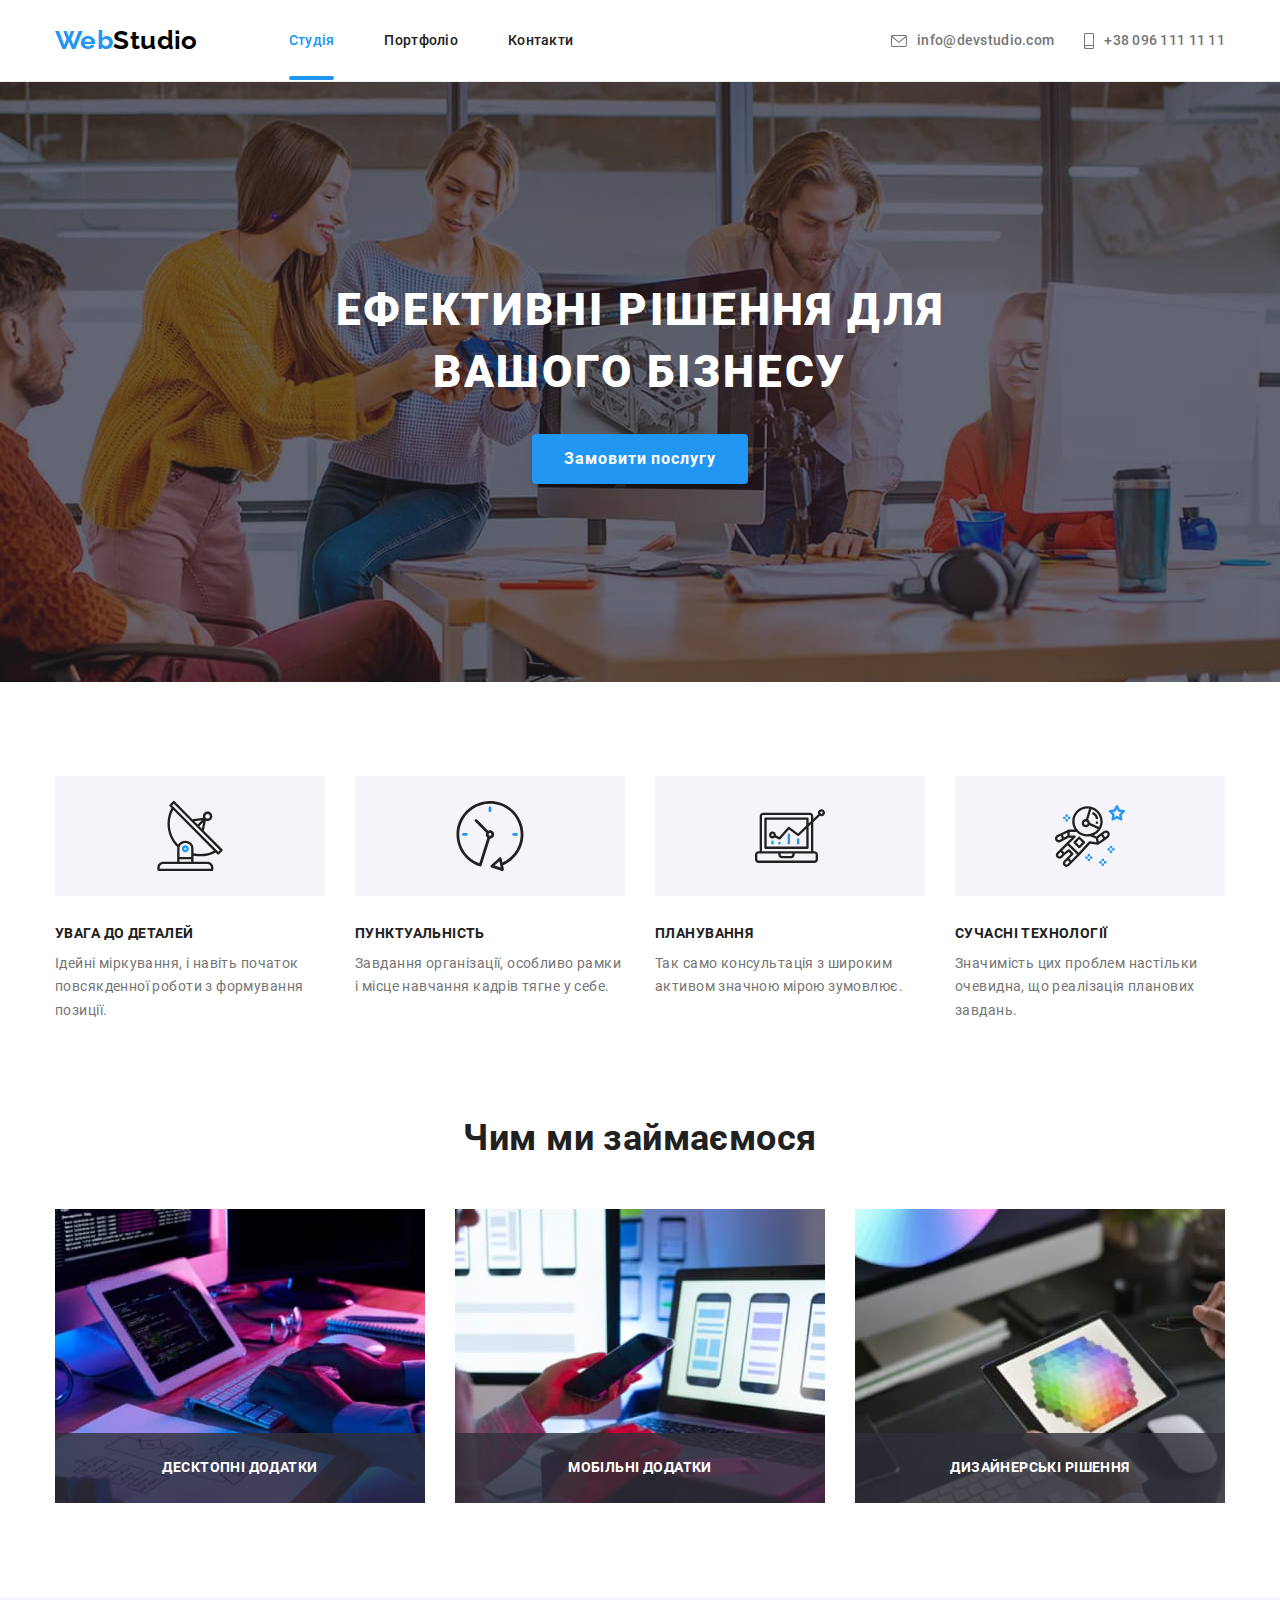
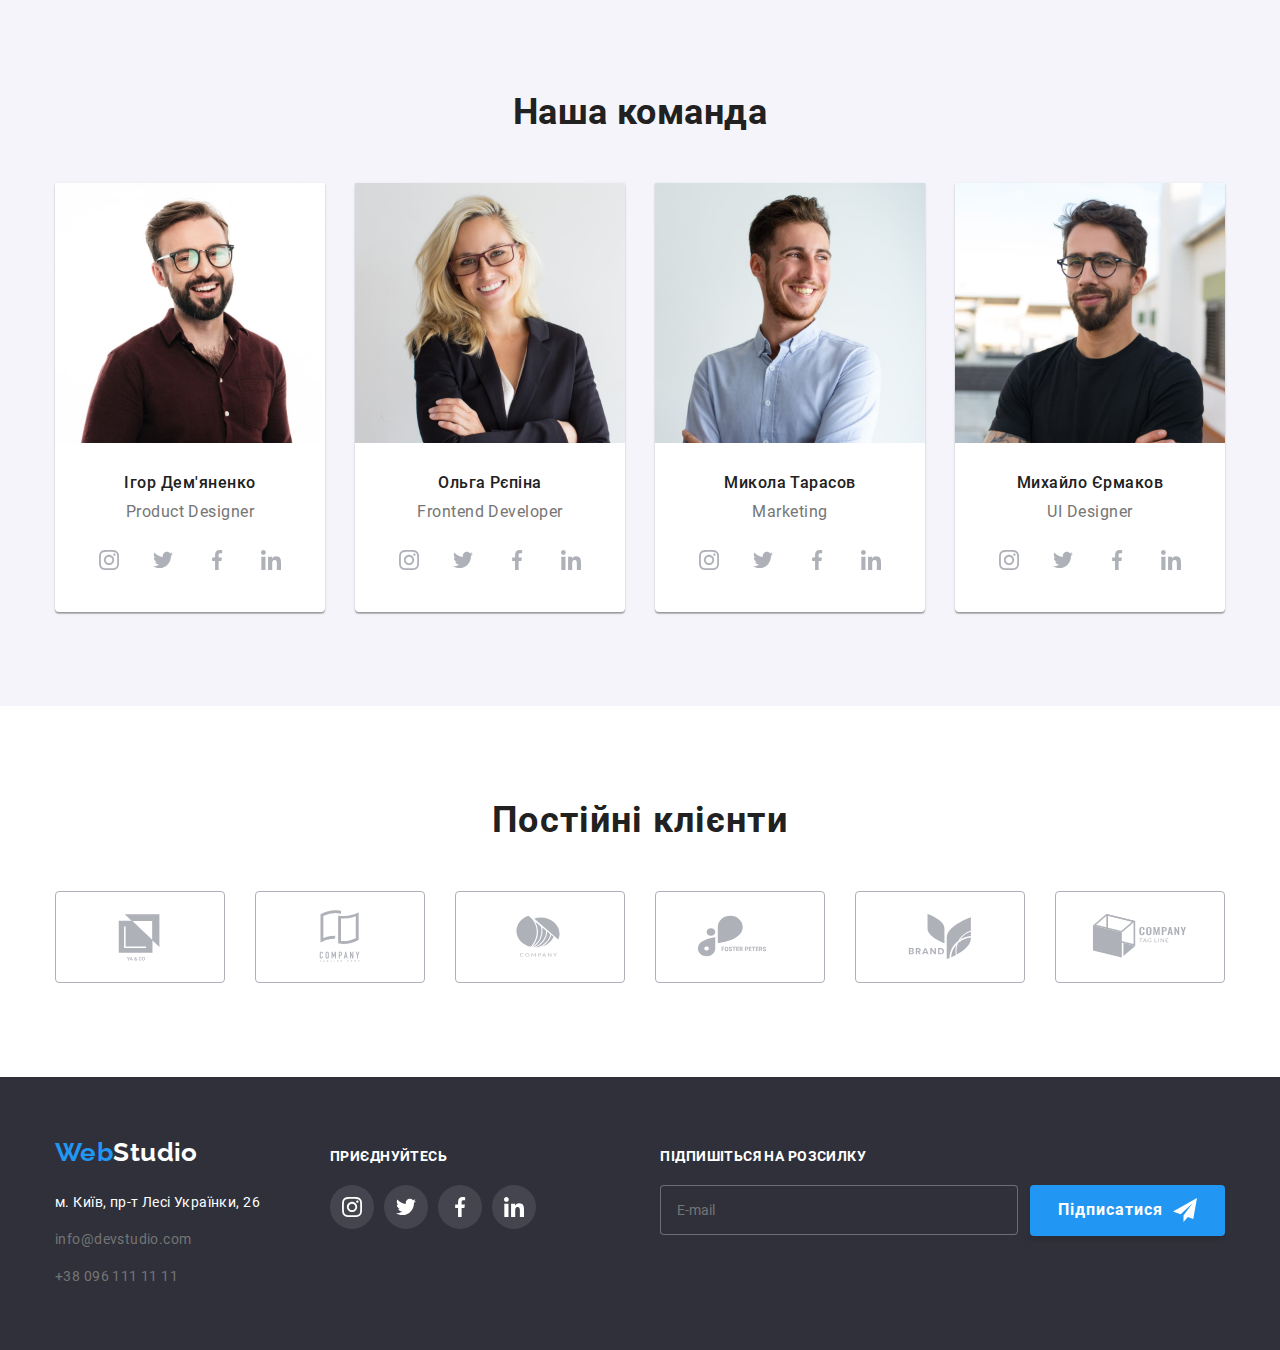
<file: index.html>
<!DOCTYPE html>
<html lang="uk">
  <head>
    <meta charset="UTF-8" />
    <meta http-equiv="X-UA-Compatible" content="IE=edge" />
    <meta name="viewport" content="width=device-width, initial-scale=1.0" />
    <title>WebStudio</title>
    <link rel="stylesheet" href="./css/main.min.css" />
  </head>
  <body>
    <header class="page-header">
      <div class="container page-header__container">
        <nav class="header-navigation">
          <a class="logo page-header__logo" href="./index.html"
            >Web<span class="logo_black">Studio</span></a
          >
          <ul class="nav">
            <li class="nav__item">
              <a class="nav__link nav__link_current" href="./index.html"
                >Студія</a
              >
            </li>
            <li class="nav__item">
              <a class="nav__link" href="./portfolio.html">Портфоліо</a>
            </li>
            <li class="nav__item">
              <a class="nav__link" href="Контакты">Контакти</a>
            </li>
          </ul>
        </nav>
        <ul class="contact">
          <li class="contact__item">
            <a class="contact__link" href="mailto:info@devstudio.com">
              <svg class="contact__icon" width="16px" height="12px">
                <use href="./images/icons.svg#icon-envelope "></use>
              </svg>
              info@devstudio.com</a
            >
          </li>
          <li class="contact__item">
            <a class="contact__link" href="tel:+380961111111">
              <svg class="contact__icon" width="10" height="16">
                <use href="./images/icons.svg#icon-smartphone"></use>
              </svg>
              +38 096 111 11 11</a
            >
          </li>
        </ul>
      </div>
    </header>

    <main>
      <section class="hero">
        <div class="container hero__container">
          <h1 class="hero__title">Ефективні рішення для вашого бізнесу</h1>
          <button class="button hero__button" type="button" data-modal-open>
            Замовити послугу
          </button>
        </div>
      </section>

      <section class="advantage">
        <div class="container">
          <h2 class="visually-hidden">Переваги роботи з нами</h2>
          <ul class="specifics__list">
            <li class="specifics__card">
              <div class="specifics__icon-bg">
                <svg class="specifics__icon" width="70" height="70">
                  <use href="./images/icons.svg#icon-antenna"></use>
                </svg>
              </div>
              <h3 class="specifics__title">УВАГА ДО ДЕТАЛЕЙ</h3>
              <p class="specifics__desc">
                Ідейні міркування, і навіть початок повсякденної роботи з
                формування позиції.
              </p>
            </li>
            <li class="specifics__card">
              <div class="specifics__icon-bg">
                <svg class="specifics__icon" width="70" height="70">
                  <use href="./images/icons.svg#icon-clock"></use>
                </svg>
              </div>
              <h3 class="specifics__title">ПУНКТУАЛЬНІСТЬ</h3>
              <p class="specifics__desc">
                Завдання організації, особливо рамки і місце навчання кадрів
                тягне у себе.
              </p>
            </li>
            <li class="specifics__card">
              <div class="specifics__icon-bg">
                <svg class="specifics__icon" width="70" height="70">
                  <use href="./images/icons.svg#icon-diagram"></use>
                </svg>
              </div>
              <h3 class="specifics__title">ПЛАНУВАННЯ</h3>
              <p class="specifics__desc">
                Так само консультація з широким активом значною мірою зумовлює.
              </p>
            </li>
            <li class="specifics__card">
              <div class="specifics__icon-bg">
                <svg class="specifics__icon" width="70" height="70">
                  <use href="./images/icons.svg#icon-astronaut"></use>
                </svg>
              </div>
              <h3 class="specifics__title">СУЧАСНІ ТЕХНОЛОГІЇ</h3>
              <p class="specifics__desc">
                Значимість цих проблем настільки очевидна, що реалізація
                планових завдань.
              </p>
            </li>
          </ul>
        </div>
      </section>

      <section class="services">
        <div class="container">
          <h2 class="title-section services__title">Чим ми займаємося</h2>
          <ul class="development__list">
            <li class="development__card">
              <div class="development__card-overlay">
                <p class="development__card-text">Десктопні додатки</p>
              </div>
              <img src="./images/cod.jpg" alt="программирование" width="370" />
            </li>
            <li class="development__card">
              <div class="development__card-overlay">
                <p class="development__card-text">Мобільні додатки</p>
              </div>
              <img src="./images/test.jpg" alt="тестирование" width="370" />
            </li>
            <li class="development__card">
              <div class="development__card-overlay">
                <p class="development__card-text">Дизайнерські рішення</p>
              </div>
              <img src="./images/design.jpg" alt="дизайн" width="370" />
            </li>
          </ul>
        </div>
      </section>

      <section class="team">
        <div class="container">
          <h2 class="title-section team__title">Наша команда</h2>
          <ul class="team-list">
            <li class="team-list__card">
              <img
                src="./images/card1.jpg"
                alt="на фото дизайнер, Дем'яненко Ігор"
                width="270"
              />
              <div class="team-list__card-bottom">
                <h3 class="team-list__name">Ігор Дем'яненко</h3>
                <p class="team-list__position" lang="en">Product Designer</p>
                <ul class="social__list">
                  <li class="social__item">
                    <a href="" class="social__link">
                      <svg
                        aria-label="посилання на соц мережу інстаграм"
                        class="social__icon"
                      >
                        <use href="./images/icons.svg#icon-instagram"></use>
                      </svg>
                    </a>
                  </li>
                  <li class="social__item">
                    <a href="" class="social__link">
                      <svg
                        aria-label="посилання на соц мережу твіттер"
                        class="social__icon"
                      >
                        <use href="./images/icons.svg#icon-twitter"></use>
                      </svg>
                    </a>
                  </li>
                  <li class="social__item">
                    <a href="" class="social__link">
                      <svg
                        aria-label="посилання на соц мережу фейсбук"
                        class="social__icon"
                      >
                        <use href="./images/icons.svg#icon-facebook"></use>
                      </svg>
                    </a>
                  </li>
                  <li class="social__item">
                    <a href="" class="social__link">
                      <svg
                        aria-label="посилання на соц мережу лінкед-ін"
                        class="social__icon"
                      >
                        <use href="./images/icons.svg#icon-linkedin"></use>
                      </svg>
                    </a>
                  </li>
                </ul>
              </div>
            </li>
            <li class="team-list__card">
              <img
                src="./images/card2.jpg"
                alt="на фото розробник,Репіна Ольга"
                width="270"
              />
              <div class="team-list__card-bottom">
                <h3 class="team-list__name">Ольга Рєпіна</h3>
                <p class="team-list__position" lang="en">Frontend Developer</p>
                <ul class="social__list">
                  <li class="social__item">
                    <a href="" class="social__link">
                      <svg
                        aria-label="посилання на соц мережу інстаграм"
                        class="social__icon"
                      >
                        <use href="./images/icons.svg#icon-instagram"></use>
                      </svg>
                    </a>
                  </li>
                  <li class="social__item">
                    <a href="" class="social__link">
                      <svg
                        aria-label="посилання на соц мережу твіттер"
                        class="social__icon"
                      >
                        <use href="./images/icons.svg#icon-twitter"></use>
                      </svg>
                    </a>
                  </li>
                  <li class="social__item">
                    <a href="" class="social__link">
                      <svg
                        aria-label="посилання на соц мережу фейсбук"
                        class="social__icon"
                      >
                        <use href="./images/icons.svg#icon-facebook"></use>
                      </svg>
                    </a>
                  </li>
                  <li class="social__item">
                    <a href="" class="social__link">
                      <svg
                        aria-label="посилання на соц мережу лінкед-ін"
                        class="social__icon"
                      >
                        <use href="./images/icons.svg#icon-linkedin"></use>
                      </svg>
                    </a>
                  </li>
                </ul>
              </div>
            </li>
            <li class="team-list__card">
              <img
                src="./images/card3.jpg"
                alt="на фото Тарасов Микола,відділ маркетингу"
                width="270"
              />
              <div class="team-list__card-bottom">
                <h3 class="team-list__name">Микола Тарасов</h3>
                <p class="team-list__position" lang="en">Marketing</p>
                <ul class="social__list">
                  <li class="social__item">
                    <a href="" class="social__link">
                      <svg
                        aria-label="посилання на соц мережу інстаграм"
                        class="social__icon"
                      >
                        <use href="./images/icons.svg#icon-instagram"></use>
                      </svg>
                    </a>
                  </li>
                  <li class="social__item">
                    <a href="" class="social__link">
                      <svg
                        aria-label="посилання на соц мережу твіттер"
                        class="social__icon"
                      >
                        <use href="./images/icons.svg#icon-twitter"></use>
                      </svg>
                    </a>
                  </li>
                  <li class="social__item">
                    <a href="" class="social__link">
                      <svg
                        aria-label="посилання на соц мережу фейсбук"
                        class="social__icon"
                      >
                        <use href="./images/icons.svg#icon-facebook"></use>
                      </svg>
                    </a>
                  </li>
                  <li class="social__item">
                    <a href="" class="social__link">
                      <svg
                        aria-label="посилання на соц мережу лінкед-ін"
                        class="social__icon"
                      >
                        <use href="./images/icons.svg#icon-linkedin"></use>
                      </svg>
                    </a>
                  </li>
                </ul>
              </div>
            </li>
            <li class="team-list__card">
              <img
                src="./images/card4.jpg"
                alt="на фото Єрмаков Михайло, дизайнер"
                width="270"
              />
              <div class="team-list__card-bottom">
                <h3 class="team-list__name">Михайло Єрмаков</h3>
                <p class="team-list__position" lang="en">UI Designer</p>
                <ul class="social__list">
                  <li class="social__tem">
                    <a href="" class="social__link">
                      <svg
                        aria-label="посилання на соц мережу інстаграм"
                        class="social__icon"
                      >
                        <use href="./images/icons.svg#icon-instagram"></use>
                      </svg>
                    </a>
                  </li>
                  <li class="social__tem">
                    <a href="" class="social__link">
                      <svg
                        aria-label="посилання на соц мережу твіттер"
                        class="social__icon"
                      >
                        <use href="./images/icons.svg#icon-twitter"></use>
                      </svg>
                    </a>
                  </li>
                  <li class="social__item">
                    <a href="" class="social__link">
                      <svg
                        aria-label="посилання на соц мережу фейсбук"
                        class="social__icon"
                      >
                        <use href="./images/icons.svg#icon-facebook"></use>
                      </svg>
                    </a>
                  </li>
                  <li class="social__item">
                    <a href="" class="social__link">
                      <svg
                        aria-label="посилання на соц мережу лінкед-ін"
                        class="social__icon"
                      >
                        <use href="./images/icons.svg#icon-linkedin"></use>
                      </svg>
                    </a>
                  </li>
                </ul>
              </div>
            </li>
          </ul>
        </div>
      </section>

      <section class="clients">
        <div class="container">
          <h3 class="clients__title">Постійні клієнти</h3>
          <ul class="client__list">
            <li class="client__item">
              <a href="" class="cleint__link">
                <svg class="client__logo">
                  <use href="./images/icons.svg#icon-company"></use>
                </svg>
              </a>
            </li>
            <li class="client__item">
              <a href="" class="cleint__link">
                <svg class="client__logo">
                  <use href="./images/icons.svg#icon-company-one"></use>
                </svg>
              </a>
            </li>
            <li class="client__item">
              <a href="" class="cleint__link">
                <svg class="client__logo">
                  <use href="./images/icons.svg#icon-company-two"></use>
                </svg>
              </a>
            </li>
            <li class="client__item">
              <a href="" class="cleint__link">
                <svg class="client__logo">
                  <use href="./images/icons.svg#icon-company-thre"></use>
                </svg>
              </a>
            </li>
            <li class="client__tem">
              <a href="" class="cleint__link">
                <svg class="client__logo">
                  <use href="./images/icons.svg#icon-company-four"></use>
                </svg>
              </a>
            </li>
            <li class="client__item">
              <a href="" class="cleint__link">
                <svg class="client__logo">
                  <use href="./images/icons.svg#icon-company-five"></use>
                </svg>
              </a>
            </li>
          </ul>
        </div>
      </section>
    </main>

    <footer class="page-footer">
      <div class="container page-footer__container">
        <div class="contact-info">
          <a class="logo page-footer__logo" href="./index.html"
            >Web<span class="logo_white">Studio</span></a
          >
          <address class="contact-info__addres">
            <p>
              <a
                class="address__link"
                href="https://goo.gl/maps/CPtrU1FHBa2aNyZL9"
                target="_blank"
                rel="noopener noreferrer nofollow"
                >м. Київ, пр-т Лесі Українки, 26</a
              >
            </p>
            <ul class="contacts__list">
              <li class="contacts__item">
                <a class="contacts__link" href="mailto:info@devstudio.com"
                  >info@devstudio.com</a
                >
              </li>
              <li class="contacts__item">
                <a class="contacts__link" href="tel:+380961111111"
                  >+38 096 111 11 11</a
                >
              </li>
            </ul>
          </address>
        </div>

        <div class="footer-social">
          <p class="footer-social__title">приєднуйтесь</p>
          <ul class="footer-social__list">
            <li class="footer-social__item">
              <a href="" class="footer-social__link">
                <svg class="footer-social__icon">
                  <use href="./images/icons.svg#icon-instagram"></use>
                </svg>
              </a>
            </li>
            <li class="footer-social__item">
              <a href="" class="footer-social__link">
                <svg class="footer-social__icon">
                  <use href="./images/icons.svg#icon-twitter"></use>
                </svg>
              </a>
            </li>
            <li class="footer-social__item">
              <a href="" class="footer-social__link">
                <svg class="footer-social__icon">
                  <use href="./images/icons.svg#icon-facebook"></use>
                </svg>
              </a>
            </li>
            <li class="footer-social__item">
              <a href="" class="footer-social__link">
                <svg class="footer-social__icon">
                  <use href="./images/icons.svg#icon-linkedin"></use>
                </svg>
              </a>
            </li>
          </ul>
        </div>

        <div class="subscribe">
          <p class="subscribe__title">Підпишіться на розсилку</p>
          <form class="subscribe__form">
            <label>
              <input
                class="subscribe__input"
                type="email"
                name="user_email"
                placeholder="E-mail"
              />
            </label>
            <button class="subscribe__button" type="submit">
              Підписатися
              <svg class="subscribe__button-icon" width="24px" height="24px">
                <use href="./images/icons.svg#icon-send"></use>
              </svg>
            </button>
          </form>
        </div>
      </div>
    </footer>
    <div class="backdrop is-hidden" data-modal>
      <div class="modal">
        <button class="modal-clas-btn" data-modal-close>
          <svg class="modal-close-icon" width="18px" height="18px">
            <use href="./images/icons.svg#icon-close"></use>
          </svg>
        </button>

        <p class="modal-form__title">Залиште свої дані, ми вам передзвонимо</p>
        <form class="modal-form">
          <label class="modal-form__field">
            <span class="modal-form__field-desc">Ім'я</span>
            <span class="modal-form__input-wrapper">
              <input
                class="modal-form__input"
                type="text"
                required
                pattern="[a-zA-Zа-яА-ЯіІїЇ`ʼ]+"
                name="user_name"
              />
              <svg class="modal-form__icon">
                <use href="./images/icons.svg#icon-person"></use>
              </svg>
            </span>
          </label>
          <label class="modal-form__field">
            <span class="modal-form__field-desc">Телефон</span>
            <span class="modal-form__input-wrapper">
              <input
                class="modal-form__input"
                type="tel"
                required
                name="user_phone"
              />
              <svg class="modal-form__icon">
                <use href="./images/icons.svg#icon-phone-black"></use>
              </svg>
            </span>
          </label>
          <label class="modal-form__field">
            <span class="modal-form__field-desc">Пошта</span>
            <span class="modal-form__input-wrapper">
              <input
                class="modal-form__input"
                type="email"
                required
                name="user_mail"
              />
              <svg class="modal-form__icon">
                <use href="./images/icons.svg#icon-email"></use>
              </svg>
            </span>
          </label>
          <label class="modal-form__area">
            <span class="modal-form__field-desc">Коментар</span>
            <textarea
              class="modal-form__message"
              name="user_message"
              placeholder="Введіть текст"
            ></textarea>
          </label>
          <label class="modal-form__check-field">
            <input
              class="modal-form__check"
              type="checkbox"
              name="user_policy"
              required
            />
            <svg class="modal-form__own-checkbox">
              <use
                class="modal-form__own-checkbox-icon"
                href="./images/icons.svg#icon-Vector"
              ></use>
            </svg>
            <span class="modal-form__own-checkbox-text">
              Погоджуюся з розсилкою та приймаю&nbsp;
              <a class="modal-form__own-checkbox-link" href="#"
                >Умови договору</a
              ></span
            >
          </label>
          <button class="modal-form__submit" type="submit">Відправити</button>
        </form>
      </div>
    </div>

    <script src="./modal.js"></script>
  </body>
</html>
</file>
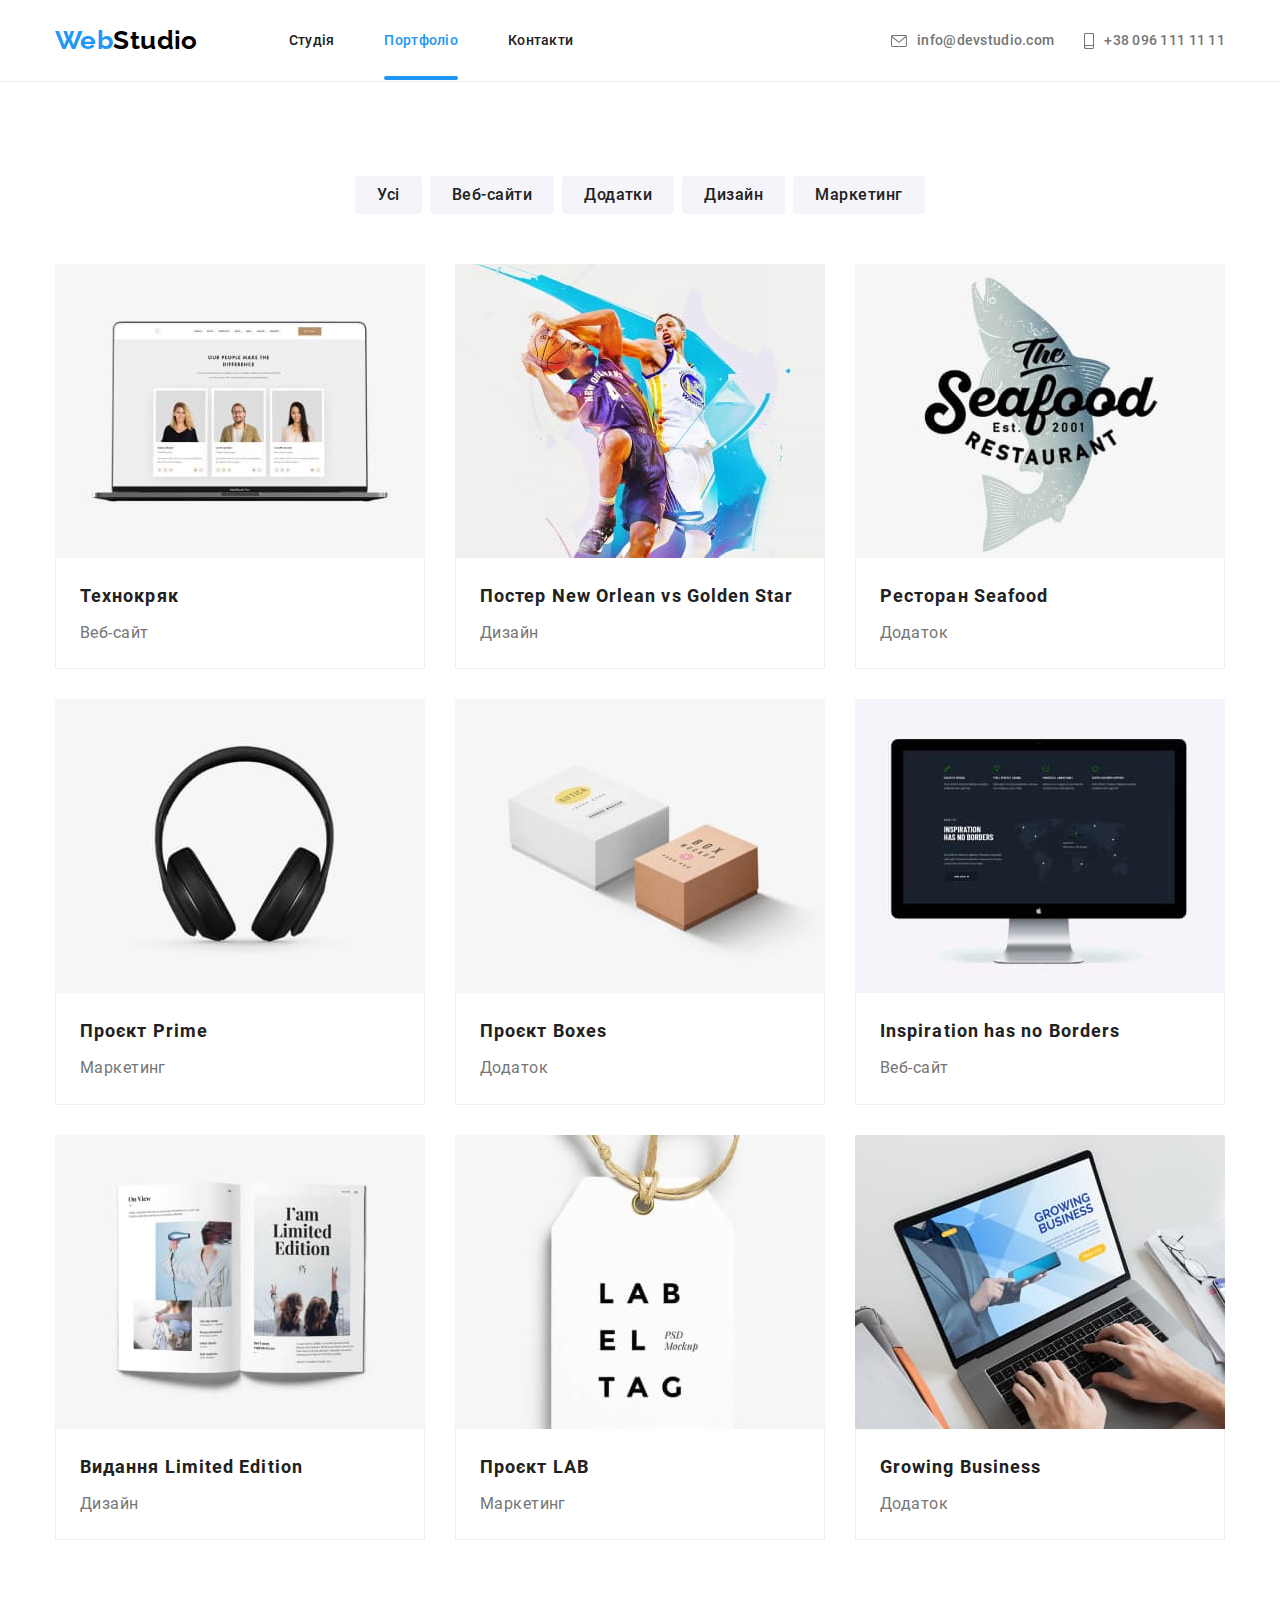
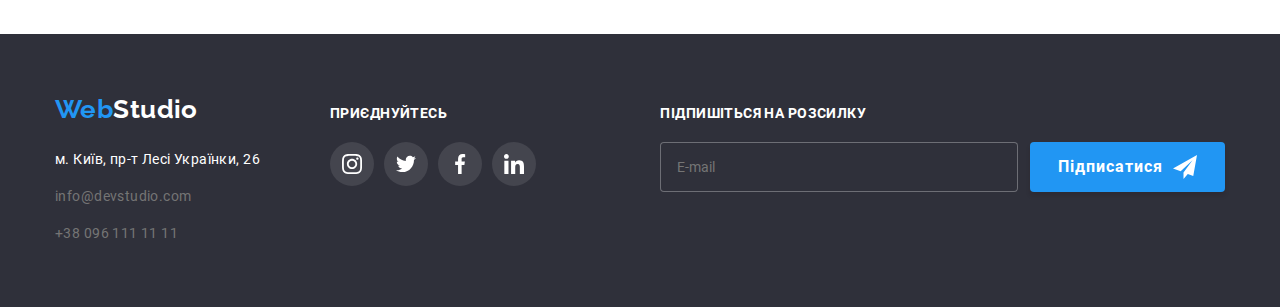
<file: portfolio.html>
<!DOCTYPE html>
<html lang="uk">
  <head>
    <meta charset="UTF-8" />
    <meta http-equiv="X-UA-Compatible" content="IE=edge" />
    <meta name="viewport" content="width=device-width, initial-scale=1.0" />
    <title>Portfolio</title>
    <link rel="stylesheet" href="./css/portfolio.min.css" />
  </head>

  <body>
    <header class="page-header">
      <div class="container page-header__container">
        <nav class="header-navigation">
          <a class="logo page-header__logo" href="./index.html"
            >Web<span class="logo_black">Studio</span></a
          >
          <ul class="nav">
            <li class="nav__item">
              <a class="nav__link" href="./index.html">Студія</a>
            </li>
            <li class="nav__item">
              <a class="nav__link nav__link_current" href="./portfolio.html"
                >Портфоліо</a
              >
            </li>
            <li class="nav__item">
              <a class="nav__link" href="Контакты">Контакти</a>
            </li>
          </ul>
        </nav>
        <ul class="contact">
          <li class="contact__item">
            <a class="contact__link" href="mailto:info@devstudio.com">
              <svg class="contact__icon" width="16px" height="12px">
                <use href="./images/icons.svg#icon-envelope "></use>
              </svg>
              info@devstudio.com</a
            >
          </li>
          <li class="contact__item">
            <a class="contact__link" href="tel:+380961111111">
              <svg class="contact__icon" width="10" height="16">
                <use href="./images/icons.svg#icon-smartphone"></use>
              </svg>
              +38 096 111 11 11</a
            >
          </li>
        </ul>
      </div>
    </header>

    <main>
      <section class="projects-filter">
        <div class="container">
          <h1 class="visually-hidden">Наші проєкти</h1>
          <ul class="filter__list filter-list_container">
            <li>
              <button class="filter-list__button" type="button">Усі</button>
            </li>
            <li>
              <button class="filter-list__button" type="button">
                Веб-сайти
              </button>
            </li>
            <li>
              <button class="filter-list__button" type="button">Додатки</button>
            </li>
            <li>
              <button class="filter-list__button" type="button">Дизайн</button>
            </li>
            <li>
              <button class="filter-list__button" type="button">
                Маркетинг
              </button>
            </li>
          </ul>

          <ul class="gallery">
            <li class="gallery__card">
              <a class="gallery__link" href="">
                <div class="gallery__card-wrapper">
                  <img
                    src="./images/portfolio_images/project_1.jpg"
                    width="370"
                    alt="Веб-сайт"
                  />
                  <p class="gallery__card-overlay">
                    Ресурс пропонує комплексні пропозиції з різним рівнем
                    функціоналу та сервісів. Все це дозволить відвідувачу
                    отримати вичерпні відомості про компанію чи приватну особу.
                  </p>
                </div>

                <div class="gallery__card-bottom">
                  <h2 class="gallery__card-title">Технокряк</h2>
                  <p class="gallery__bottom-text">Веб-сайт</p>
                </div>
              </a>
            </li>
            <li class="gallery__card">
              <a href="" class="gallery__link">
                <div class="gallery__card-wrapper">
                  <img
                    src="./images/portfolio_images/project_2.jpg"
                    width="370"
                    alt="Дизайн"
                  />
                  <p class="gallery__card-overlay">
                    Ресурс пропонує комплексні пропозиції з різним рівнем
                    функціоналу та сервісів. Все це дозволить відвідувачу
                    отримати вичерпні відомості про компанію чи приватну особу.
                  </p>
                </div>

                <div class="gallery__card-bottom">
                  <h2 class="gallery__card-title" lang="en">
                    Постер New Orlean vs Golden Star
                  </h2>
                  <p class="gallery__bottom-text">Дизайн</p>
                </div></a
              >
            </li>
            <li class="gallery__card">
              <a href="" class="gallery__link">
                <div class="gallery__card-wrapper">
                  <img
                    src="./images/portfolio_images/project_3.jpg"
                    width="370"
                    alt="Додаток"
                  />
                  <p class="gallery__card-overlay">
                    Ресурс пропонує комплексні пропозиції з різним рівнем
                    функціоналу та сервісів. Все це дозволить відвідувачу
                    отримати вичерпні відомості про компанію чи приватну особу.
                  </p>
                </div>

                <div class="gallery__card-bottom">
                  <h2 class="gallery__card-title" lang="en">
                    Ресторан Seafood
                  </h2>
                  <p class="gallery__bottom-text">Додаток</p>
                </div></a
              >
            </li>

            <li class="gallery__card">
              <a href="" class="gallery__link">
                <div class="gallery__card-wrapper">
                  <img
                    src="./images/portfolio_images/project_4.jpg"
                    width="370"
                    alt="Маркетинг"
                  />
                  <p class="gallery__card-overlay">
                    Ресурс пропонує комплексні пропозиції з різним рівнем
                    функціоналу та сервісів. Все це дозволить відвідувачу
                    отримати вичерпні відомості про компанію чи приватну особу.
                  </p>
                </div>

                <div class="gallery__card-bottom">
                  <h2 class="gallery__card-title" lang="en">Проєкт Prime</h2>
                  <p class="gallery__bottom-text">Маркетинг</p>
                </div></a
              >
            </li>
            <li class="gallery__card">
              <a href="" class="gallery__link">
                <div class="gallery__card-wrapper">
                  <img
                    src="./images/portfolio_images/project_5.jpg"
                    width="370"
                    alt="Додаток"
                  />
                  <p class="gallery__card-overlay">
                    Ресурс пропонує комплексні пропозиції з різним рівнем
                    функціоналу та сервісів. Все це дозволить відвідувачу
                    отримати вичерпні відомості про компанію чи приватну особу.
                  </p>
                </div>

                <div class="gallery__card-bottom">
                  <h2 class="gallery__card-title" lang="en">Проєкт Boxes</h2>
                  <p class="gallery__bottom-text">Додаток</p>
                </div></a
              >
            </li>
            <li class="gallery__card">
              <a href="" class="gallery__link">
                <div class="gallery__card-wrapper">
                  <img
                    src="./images/portfolio_images/project_6.jpg"
                    width="370"
                    alt="Веб-сайт"
                  />
                  <p class="gallery__card-overlay">
                    Ресурс пропонує комплексні пропозиції з різним рівнем
                    функціоналу та сервісів. Все це дозволить відвідувачу
                    отримати вичерпні відомості про компанію чи приватну особу.
                  </p>
                </div>

                <div class="gallery__card-bottom">
                  <h2 class="gallery__card-title" lang="en">
                    Inspiration has no Borders
                  </h2>
                  <p class="gallery__bottom-text">Веб-сайт</p>
                </div></a
              >
            </li>
            <li class="gallery__card">
              <a href="" class="gallery__link">
                <div class="gallery__card-wrapper">
                  <img
                    src="./images/portfolio_images/project_7.jpg"
                    width="370"
                    alt="Дизайн"
                  />
                  <p class="gallery__card-overlay">
                    Ресурс пропонує комплексні пропозиції з різним рівнем
                    функціоналу та сервісів. Все це дозволить відвідувачу
                    отримати вичерпні відомості про компанію чи приватну особу.
                  </p>
                </div>

                <div class="gallery__card-bottom">
                  <h2 class="gallery__card-title" lang="en">
                    Видання Limited Edition
                  </h2>
                  <p class="gallery__bottom-text">Дизайн</p>
                </div></a
              >
            </li>
            <li class="gallery__card">
              <a href="" class="gallery__link">
                <div class="gallery__card-wrapper">
                  <img
                    src="./images/portfolio_images/project_8.jpg"
                    width="370"
                    alt="Маркетинг"
                  />
                  <p class="gallery__card-overlay">
                    Ресурс пропонує комплексні пропозиції з різним рівнем
                    функціоналу та сервісів. Все це дозволить відвідувачу
                    отримати вичерпні відомості про компанію чи приватну особу.
                  </p>
                </div>

                <div class="gallery__card-bottom">
                  <h2 class="gallery__card-title" lang="en">Проєкт LAB</h2>
                  <p class="gallery__bottom-text">Маркетинг</p>
                </div></a
              >
            </li>
            <li class="gallery__card">
              <a href="" class="gallery__link">
                <div class="gallery__card-wrapper">
                  <img
                    src="./images/portfolio_images/project_9.jpg"
                    width="370"
                    alt="Додаток"
                  />
                  <p class="gallery__card-overlay">
                    Ресурс пропонує комплексні пропозиції з різним рівнем
                    функціоналу та сервісів. Все це дозволить відвідувачу
                    отримати вичерпні відомості про компанію чи приватну особу.
                  </p>
                </div>

                <div class="gallery__card-bottom">
                  <h2 class="gallery__card-title" lang="en">
                    Growing Business
                  </h2>
                  <p class="gallery__bottom-text">Додаток</p>
                </div></a
              >
            </li>
          </ul>
        </div>
      </section>
    </main>

    <footer class="page-footer">
      <div class="container page-footer__container">
        <div class="contact-info">
          <a class="logo page-footer__logo" href="./index.html"
            >Web<span class="logo_white">Studio</span></a
          >
          <address class="contact-info__addres">
            <p>
              <a
                class="address__link"
                href="https://goo.gl/maps/CPtrU1FHBa2aNyZL9"
                target="_blank"
                rel="noopener noreferrer nofollow"
                >м. Київ, пр-т Лесі Українки, 26</a
              >
            </p>
            <ul class="contacts__list">
              <li class="contacts__item">
                <a class="contacts__link" href="mailto:info@devstudio.com"
                  >info@devstudio.com</a
                >
              </li>
              <li class="contacts__item">
                <a class="contacts__link" href="tel:+380961111111"
                  >+38 096 111 11 11</a
                >
              </li>
            </ul>
          </address>
        </div>

        <div class="footer-social">
          <p class="footer-social__title">приєднуйтесь</p>
          <ul class="footer-social__list">
            <li class="footer-social__item">
              <a href="" class="footer-social__link">
                <svg class="footer-social__icon">
                  <use href="./images/icons.svg#icon-instagram"></use>
                </svg>
              </a>
            </li>
            <li class="footer-social__item">
              <a href="" class="footer-social__link">
                <svg class="footer-social__icon">
                  <use href="./images/icons.svg#icon-twitter"></use>
                </svg>
              </a>
            </li>
            <li class="footer-social__item">
              <a href="" class="footer-social__link">
                <svg class="footer-social__icon">
                  <use href="./images/icons.svg#icon-facebook"></use>
                </svg>
              </a>
            </li>
            <li class="footer-social__item">
              <a href="" class="footer-social__link">
                <svg class="footer-social__icon">
                  <use href="./images/icons.svg#icon-linkedin"></use>
                </svg>
              </a>
            </li>
          </ul>
        </div>

        <div class="subscribe">
          <p class="subscribe__title">Підпишіться на розсилку</p>
          <form class="subscribe__form">
            <label>
              <input
                class="subscribe__input"
                type="email"
                name="user_email"
                placeholder="E-mail"
              />
            </label>
            <button class="subscribe__button" type="submit">
              Підписатися
              <svg class="subscribe__button-icon" width="24px" height="24px">
                <use href="./images/icons.svg#icon-send"></use>
              </svg>
            </button>
          </form>
        </div>
      </div>
    </footer>
  </body>
</html>
</file>
<file: css/main.min.css>
@font-face{font-family:"Raleway";src:url("../fonts/Raleway-Bold.ttf");font-weight:700;font-style:bold;font-display:swap}@font-face{font-family:"Roboto";src:url("../fonts/Roboto-Thin.ttf");font-weight:100;font-style:normal;font-display:swap}@font-face{font-family:"Roboto";src:url("../fonts/Roboto-Regular.ttf");font-weight:400;font-style:normal;font-display:swap}@font-face{font-family:"Roboto";src:url("../fonts/Roboto-Medium.ttf");font-weight:500;font-style:normal;font-display:swap}@font-face{font-family:"Roboto";src:url("../fonts/Roboto-Bold.ttf");font-weight:700;font-style:bold;font-display:swap}@font-face{font-family:"Roboto";src:url("../fonts/Roboto-Black.ttf");font-weight:900;font-style:bold;font-display:swap}/*! modern-normalize v1.1.0 | MIT License | https://github.com/sindresorhus/modern-normalize */*,::after,::before{box-sizing:border-box}html{-moz-tab-size:4;tab-size:4}html{line-height:1.15;-webkit-text-size-adjust:100%}body{margin:0}body{font-family:system-ui,-apple-system,"Segoe UI",Roboto,Helvetica,Arial,sans-serif,"Apple Color Emoji","Segoe UI Emoji"}hr{height:0;color:inherit}abbr[title]{text-decoration:underline dotted}b,strong{font-weight:bolder}code,kbd,pre,samp{font-family:ui-monospace,SFMono-Regular,Consolas,"Liberation Mono",Menlo,monospace;font-size:1em}small{font-size:80%}sub,sup{font-size:75%;line-height:0;position:relative;vertical-align:baseline}sub{bottom:-0.25em}sup{top:-0.5em}table{text-indent:0;border-color:inherit}button,input,optgroup,select,textarea{font-family:inherit;font-size:100%;line-height:1.15;margin:0}button,select{text-transform:none}[type=button],[type=reset],[type=submit],button{-webkit-appearance:button}::-moz-focus-inner{border-style:none;padding:0}:-moz-focusring{outline:1px dotted ButtonText}:-moz-ui-invalid{box-shadow:none}legend{padding:0}progress{vertical-align:baseline}::-webkit-inner-spin-button,::-webkit-outer-spin-button{height:auto}[type=search]{-webkit-appearance:textfield;outline-offset:-2px}::-webkit-search-decoration{-webkit-appearance:none}::-webkit-file-upload-button{-webkit-appearance:button;font:inherit}summary{display:list-item}:root{--primary-text-color: #757575;--title-text-color: #212121;--accent-color: #2196f3;--primary-white-color: #ffffff;--black-logo-color: #000000;--btn-filter-background-color: #f5f4fa;--solution-section-color: #2f303a;--background-color: #f5f4fa;--portfolio-nav-border-color: #ececec;--hero-bg-color: #c4c4c4;--social-lincs-color: #afb1b8;--timing-effects: 250ms cubic-bezier(0.4, 0, 0.2, 1)}body{color:var(--primary-white-color);font-family:"Roboto",sans-serif;font-size:14px;letter-spacing:.03em}h1,h2,h3,h4,p{margin-top:0;margin-bottom:0}.title-section{font-weight:700;font-size:36px;line-height:1.17;color:var(--title-text-color)}ul,ol{margin-top:0;margin-bottom:0;padding-left:0}.container{width:1200px;margin-left:auto;margin-right:auto;padding-left:15px;padding-right:15px}.visually-hidden{position:absolute;width:1px;height:1px;margin:-1px;padding:0;overflow:hidden;border:0;clip:rect(0 0 0 0)}link{text-decoration:none}img{display:block;max-width:100%;height:auto}li{list-style-type:none}.cleint__link,.social__link,.specifics__icon-bg,.development__card-overlay,.footer-social__link{display:flex;align-items:center;justify-content:center}.logo{font-family:"Raleway";font-weight:700;font-size:26px;line-height:1.2;color:var(--accent-color);text-decoration:none}.logo_black{color:var(--black-logo-color)}.logo_white{color:var(--primary-white-color)}.page-header__logo{margin-right:91px}.page-footer__logo{margin-bottom:20px;display:block}.projects-filter{padding-top:94px;padding-bottom:94px}.filter-list_container{display:flex;column-gap:8px;justify-content:center}.filter-list__button{font-family:inherit;font-weight:500;font-size:16px;line-height:1.6;letter-spacing:.03em;text-align:center;color:var(--title-text-color);background:var(--btn-filter-background-color);cursor:pointer;background:#f5f4fa;border-radius:4px;border:none;padding-top:6px;padding-bottom:6px;padding-left:22px;padding-right:22px;transition:background var(--timing-effects);transition:color var(--timing-effects);transition:box-shadow var(--timing-effects)}.filter-list__button:hover,.filter-list__button:focus{background-color:var(--accent-color);color:var(--primary-white-color);box-shadow:0px 3px 1px rgba(0,0,0,.1),0px 1px 2px rgba(0,0,0,.08),0px 2px 2px rgba(0,0,0,.12);border-radius:4px}.footer-social{display:flex;flex-direction:column}.footer-social__title{font-weight:700;font-size:14px;line-height:1.14;text-transform:uppercase;color:var(--primary-white-color);margin-bottom:20px}.footer-social__list{display:flex;column-gap:10px}.footer-social__link{column-gap:10px;width:44px;height:44px;border-radius:50%;background-color:rgba(255,255,255,.1);transition:background-color var(--timing-effects)}.footer-social__link:hover{background-color:var(--accent-color)}.footer-social__icon{width:20px;height:20px;fill:var(--primary-white-color)}.subscribe{display:flex;flex-direction:column;margin-left:auto}.subscribe__title{font-weight:700;font-size:14px;line-height:1.14;text-transform:uppercase;color:var(--primary-white-color)}.subscribe__form{display:flex;align-items:center;column-gap:12px;margin-top:20px}.subscribe__input{width:358px;height:50px;padding:15px 16px;background-color:var(--solution-section-color);border:1px solid rgba(255,255,255,.3);border-radius:4px;color:var(--primary-white-color)}.subscribe__button{display:flex;align-items:center;font-family:inherit;font-weight:700;font-size:16px;line-height:1.9;text-align:center;letter-spacing:.06em;padding:10px 28px;color:var(--primary-white-color);background:var(--accent-color);box-shadow:0px 4px 4px rgba(33,12,12,.15);border-radius:4px;border:none;fill:var(--primary-white-color);cursor:pointer}.subscribe__button-icon{margin-left:10px}.modal-form{display:flex;flex-direction:column}.modal-form__title{font-weight:700;font-size:20px;line-height:23px;text-align:center;color:var(--title-text-color);margin-bottom:10px}.modal-form__field{margin-bottom:10px}.modal-form__field-desc{display:block;font-weight:400;font-size:12px;line-height:1.16;letter-spacing:.01em;color:var(--primary-text-color);margin-bottom:4px}.modal-form__input{width:100%;height:40px;border:1px solid rgba(33,33,33,.2);border-radius:4px;padding-left:42px;transition:border-color var(--timing-effects)}.modal-form__input:focus{outline:none;border-color:var(--accent-color)}.modal-form__input-wrapper{position:relative;display:block}.modal-form__icon{position:absolute;top:50%;left:12px;transform:translateY(-50%);width:18px;height:18px;transition:fill var(--timing-effects)}.modal-form__input:focus+.modal-form__icon{fill:var(--accent-color)}.modal-form__area{margin-bottom:20px}.modal-form__message{width:100%;height:120px;border:1px solid rgba(33,33,33,.2);border-radius:4px;padding:12px 16px;resize:none;transition:border-color var(--timing-effects)}.modal-form__message::placeholder{font-weight:400;font-size:12px;line-height:1.16;letter-spacing:.01em;color:rgba(117,117,117,.5)}.modal-form__message:focus{outline:none;border-color:var(--accent-color)}.modal-form__check-field{display:flex;align-items:center;justify-content:center;margin-bottom:30px}.modal-form__check{appearance:none;position:absolute;margin-bottom:30px}.modal-form__own-checkbox{width:16px;height:15px;border:2px solid var(--title-text-color);border-radius:2px;cursor:pointer;transition:background-color var(--timing-effects);margin-right:7px}.modal-form__check:checked+.modal-form__own-checkbox{border-color:var(--accent-color);background-color:var(--accent-color)}.modal-form__check:focus+.modal-form__own-checkbox{box-shadow:0 0 0 2px rgba(0,0,255,.5)}.modal-form__own-checkbox-icon{display:none}.modal-form__check:checked+.modal-form__own-checkbox .modal-form__own-checkbox-icon{display:block}.modal-form__own-checkbox-text{font-weight:400;font-size:14px;line-height:2;color:var(--primary-text-color)}.modal-form__own-checkbox-link{font-family:inherit;color:var(--accent-color)}.modal-form__submit{font-weight:700;font-size:16px;line-height:1.87;display:flex;align-items:center;text-align:center;align-self:center;letter-spacing:.06em;padding:10px 52px;color:var(--primary-white-color);background:var(--accent-color);box-shadow:0px 4px 4px rgba(0,0,0,.15);border-radius:4px;border:none;cursor:pointer}.page-header{padding-top:25px;padding-bottom:25px;border-bottom:1px solid var(--portfolio-nav-border-color)}.page-header__container{display:flex;align-items:center}.header-navigation{display:flex;align-items:center}.nav{display:flex;column-gap:50px}.nav__link{font-weight:500;line-height:1.1;letter-spacing:.02em;color:var(--title-text-color);text-decoration:none;transition:color var(--timing-effects)}.nav__link:focus,.nav__link:hover{color:var(--accent-color)}.nav__link_current{position:relative;color:var(--accent-color)}.nav__link_current::after{position:absolute;display:block;content:"";bottom:-32px;width:100%;height:4px;background:var(--accent-color);border-radius:2px}.contact{display:flex;align-items:center;column-gap:30px;margin-left:auto}.contact__link{display:flex;align-items:center;font-weight:500;font-size:14px;line-height:1.14;letter-spacing:.02em;text-decoration:none;color:var(--primary-text-color);transition:color var(--timing-effects)}.contact__link:focus,.contact__link:hover{color:var(--accent-color);fill:var(--accent-color)}.contact__icon{margin-right:10px;fill:currentColor}.hero{display:flex;max-width:1600px;min-height:600px;margin-left:auto;margin-right:auto;background-color:var(--hero-bg-color);background-image:linear-gradient(rgba(47, 48, 58, 0.4), rgba(47, 48, 58, 0.4)),url(../images/hero/bg.jpg);background-size:auto auto;background-repeat:no-repeat;background-position:50% 50%}.hero__container{display:flex;flex-direction:column;justify-content:center;align-items:center}.hero__title{width:696px;font-weight:900;font-size:44px;line-height:1.4;letter-spacing:.06em;text-transform:uppercase;text-align:center;color:var(--primary-white-color)}.button{font-family:inherit;font-weight:700;font-size:16px;line-height:1.9;letter-spacing:.06em;color:var(--primary-white-color);background:var(--accent-color);box-shadow:0px 4px 4px rgba(0,0,0,.15);border-radius:4px;cursor:pointer;text-align:center;padding-top:10px;padding-bottom:10px;background:var(--accent-color);box-shadow:0px 4px 4px rgba(0,0,0,.15);border-radius:4px;border:none}.hero__button{padding-right:32px;padding-left:32px;margin-top:30px}.gallery{display:flex;gap:30px;flex-wrap:wrap;margin-top:50px}.gallery__card{width:370px;background:var(--primary-white-color)}.gallery__link{display:block;text-decoration:none;transition:box-shadow var(--timing-effects)}.gallery__link:hover,.gallery__link:focus{box-shadow:0px 1px 1px rgba(0,0,0,.12),0px 4px 4px rgba(0,0,0,.06),1px 4px 6px rgba(0,0,0,.16)}.gallery__card-bottom{padding-top:20px;padding-right:24px;padding-bottom:20px;padding-left:24px;border:1px solid #eee;border-top:none}.gallery__card-title{font-weight:700;font-size:18px;line-height:2;letter-spacing:.06em;color:var(--title-text-color)}.gallery__bottom-text{font-size:16px;line-height:1.9;color:var(--primary-text-color);margin-top:4px}.gallery__card-wrapper{position:relative;overflow:hidden}.gallery__card-overlay{position:absolute;top:0;left:0;width:100%;height:100%;background:rgba(33,150,243,.9);color:var(--primary-white-color);padding-top:63px;padding-bottom:63px;padding-left:24px;padding-right:24px;line-height:1.2;overflow:auto;transform:translateY(100%);transition:transform var(--timing-effects);font-weight:400;font-size:18px;line-height:1.5;letter-spacing:.03em}.gallery__link:hover .gallery__card-overlay,.gallery__link:focus .gallery__card-overlay{transform:translateY(0%)}.services{padding-top:0px;padding-bottom:94px}.services__title{text-align:center}.development__list{display:flex;column-gap:30px;margin-top:50px}.development__card{position:relative;flex-basis:calc((100% - 60px)/3)}.development__card-overlay{position:absolute;bottom:0;height:70px;width:100%;background:rgba(47,48,58,.8)}.development__card-text{font-weight:700;font-size:14px;line-height:1.14;text-align:center;letter-spacing:.03em;text-transform:uppercase;color:var(--primary-white-color)}.advantage{padding-top:94px;padding-bottom:94px}.specifics__list{display:flex;column-gap:30px}.specifics__card{flex-basis:calc((100% - 90px)/4)}.specifics__icon-bg{height:120px;background-color:var(--background-color);margin-bottom:30px}.specifics__title{font-weight:700;font-size:14px;line-height:1.1;text-transform:uppercase;letter-spacing:.03em;color:var(--title-text-color);margin-bottom:10px}.specifics__desc{font-style:normal;line-height:1.7;color:var(--primary-text-color)}.team{background-color:var(--background-color);padding-top:94px;padding-bottom:94px}.team__title{text-align:center}.team-list{display:flex;margin-top:50px;column-gap:30px}.team-list__card{width:270px;background:var(--primary-white-color);box-shadow:0px 1px 3px rgba(0,0,0,.12),0px 1px 1px rgba(0,0,0,.14),0px 2px 1px rgba(0,0,0,.2);border-radius:0px 0px 4px 4px}.team-list__card-bottom{padding-top:30px;padding-bottom:30px}.team-list__name{font-weight:500;font-size:16px;line-height:1.2;color:var(--title-text-color);text-align:center;letter-spacing:.03em}.team-list__position{font-weight:400;font-size:16px;line-height:1.2;color:var(--primary-text-color);text-align:center;letter-spacing:.03em;margin-top:10px}.social__list{display:flex;justify-content:center;column-gap:10px;margin-top:16px}.social__link{width:44px;height:44px;border-radius:50%;background-color:var(--primary-white-color);transition:background-color var(--timing-effects)}.social__link:hover,.social__link:focus{background-color:var(--accent-color)}.social__icon{width:20px;height:20px;fill:var(--social-lincs-color);transition:fill var(--timing-effects)}.social__link:hover .social__icon,.social__link:focus .social__icon{fill:var(--primary-white-color)}.clients{padding-top:94px;padding-bottom:94px}.clients__title{font-weight:700;font-size:36px;line-height:1.16;text-align:center;letter-spacing:.03em;color:var(--title-text-color);margin-bottom:50px}.client__list{display:flex;column-gap:30px}.cleint__link{width:170px;height:92px;border:1px solid var(--social-lincs-color);border-radius:4px;transition:color var(--timing-effects)}.cleint__link:hover,.cleint__link:focus{border-color:var(--accent-color)}.client__logo{width:106px;height:60px;fill:var(--social-lincs-color);transition:fill var(--timing-effects)}.cleint__link:hover .client__logo,.cleint__link:focus .client__logo{fill:var(--accent-color)}.page-footer{background-color:var(--solution-section-color);padding-top:60px;padding-bottom:60px}.page-footer__container{display:flex;align-items:baseline}.contact-info{display:flex;flex-direction:column;margin-right:70px}.address__link{font-style:normal;font-family:"Roboto";line-height:2;color:var(--primary-white-color);text-decoration:none;margin-bottom:9px;transition:color var(--timing-effects)}.address__link:hover,.address__link:focus{color:var(--accent-color)}.contacts__item{margin-top:9px}.contacts__link{font-family:"Roboto";line-height:2;color:var(--primary-text-color);text-decoration:none;font-style:normal;transition:color var(--timing-effects)}.contacts__link:focus,.contacts__link:hover{color:var(--accent-color)}.backdrop{position:fixed;top:0;left:0;z-index:100;width:100%;height:100%;background-color:rgba(0,0,0,.5);opacity:1;pointer-events:visible;transition:opacity 250ms var(--timing-effects)}.backdrop.is-hidden{opacity:0;pointer-events:none}.modal{position:absolute;padding:40px;top:50%;left:50%;transform:translate(-50%, -50%);width:528px;background:#fff;box-shadow:0px 1px 3px rgba(0,0,0,.12),0px 1px 1px rgba(0,0,0,.14),0px 2px 1px rgba(0,0,0,.2);border-radius:4px;transition:transform 250ms var(--timing-effects)}.backdrop.is-hidden .modal{transform:translate(-50%, -50%)}.modal-clas-btn{position:absolute;top:8px;right:8px;display:flex;align-items:center;background-color:rgba(0,0,0,0);widows:30px;height:30px;border-radius:50%;background:var(--primary-white-color);border:1px solid rgba(0,0,0,.1);cursor:pointer;transition:fill 250ms var(--timing-effects)}.modal-clas-btn:hover,.modal-clas-btn:focus{fill:var(--accent-color)}/*# sourceMappingURL=main.min.css.map */
</file>
<file: css/portfolio.min.css>
@font-face{font-family:"Raleway";src:url("../fonts/Raleway-Bold.ttf");font-weight:700;font-style:bold;font-display:swap}@font-face{font-family:"Roboto";src:url("../fonts/Roboto-Thin.ttf");font-weight:100;font-style:normal;font-display:swap}@font-face{font-family:"Roboto";src:url("../fonts/Roboto-Regular.ttf");font-weight:400;font-style:normal;font-display:swap}@font-face{font-family:"Roboto";src:url("../fonts/Roboto-Medium.ttf");font-weight:500;font-style:normal;font-display:swap}@font-face{font-family:"Roboto";src:url("../fonts/Roboto-Bold.ttf");font-weight:700;font-style:bold;font-display:swap}@font-face{font-family:"Roboto";src:url("../fonts/Roboto-Black.ttf");font-weight:900;font-style:bold;font-display:swap}/*! modern-normalize v1.1.0 | MIT License | https://github.com/sindresorhus/modern-normalize */*,::after,::before{box-sizing:border-box}html{-moz-tab-size:4;tab-size:4}html{line-height:1.15;-webkit-text-size-adjust:100%}body{margin:0}body{font-family:system-ui,-apple-system,"Segoe UI",Roboto,Helvetica,Arial,sans-serif,"Apple Color Emoji","Segoe UI Emoji"}hr{height:0;color:inherit}abbr[title]{text-decoration:underline dotted}b,strong{font-weight:bolder}code,kbd,pre,samp{font-family:ui-monospace,SFMono-Regular,Consolas,"Liberation Mono",Menlo,monospace;font-size:1em}small{font-size:80%}sub,sup{font-size:75%;line-height:0;position:relative;vertical-align:baseline}sub{bottom:-0.25em}sup{top:-0.5em}table{text-indent:0;border-color:inherit}button,input,optgroup,select,textarea{font-family:inherit;font-size:100%;line-height:1.15;margin:0}button,select{text-transform:none}[type=button],[type=reset],[type=submit],button{-webkit-appearance:button}::-moz-focus-inner{border-style:none;padding:0}:-moz-focusring{outline:1px dotted ButtonText}:-moz-ui-invalid{box-shadow:none}legend{padding:0}progress{vertical-align:baseline}::-webkit-inner-spin-button,::-webkit-outer-spin-button{height:auto}[type=search]{-webkit-appearance:textfield;outline-offset:-2px}::-webkit-search-decoration{-webkit-appearance:none}::-webkit-file-upload-button{-webkit-appearance:button;font:inherit}summary{display:list-item}:root{--primary-text-color: #757575;--title-text-color: #212121;--accent-color: #2196f3;--primary-white-color: #ffffff;--black-logo-color: #000000;--btn-filter-background-color: #f5f4fa;--solution-section-color: #2f303a;--background-color: #f5f4fa;--portfolio-nav-border-color: #ececec;--hero-bg-color: #c4c4c4;--social-lincs-color: #afb1b8;--timing-effects: 250ms cubic-bezier(0.4, 0, 0.2, 1)}body{color:var(--primary-white-color);font-family:"Roboto",sans-serif;font-size:14px;letter-spacing:.03em}h1,h2,h3,h4,p{margin-top:0;margin-bottom:0}.title-section{font-weight:700;font-size:36px;line-height:1.17;color:var(--title-text-color)}ul,ol{margin-top:0;margin-bottom:0;padding-left:0}.container{width:1200px;margin-left:auto;margin-right:auto;padding-left:15px;padding-right:15px}.visually-hidden{position:absolute;width:1px;height:1px;margin:-1px;padding:0;overflow:hidden;border:0;clip:rect(0 0 0 0)}link{text-decoration:none}img{display:block;max-width:100%;height:auto}li{list-style-type:none}.cleint__link,.social__link,.specifics__icon-bg,.development__card-overlay,.footer-social__link{display:flex;align-items:center;justify-content:center}.logo{font-family:"Raleway";font-weight:700;font-size:26px;line-height:1.2;color:var(--accent-color);text-decoration:none}.logo_black{color:var(--black-logo-color)}.logo_white{color:var(--primary-white-color)}.page-header__logo{margin-right:91px}.page-footer__logo{margin-bottom:20px;display:block}.projects-filter{padding-top:94px;padding-bottom:94px}.filter-list_container{display:flex;column-gap:8px;justify-content:center}.filter-list__button{font-family:inherit;font-weight:500;font-size:16px;line-height:1.6;letter-spacing:.03em;text-align:center;color:var(--title-text-color);background:var(--btn-filter-background-color);cursor:pointer;background:#f5f4fa;border-radius:4px;border:none;padding-top:6px;padding-bottom:6px;padding-left:22px;padding-right:22px;transition:background var(--timing-effects);transition:color var(--timing-effects);transition:box-shadow var(--timing-effects)}.filter-list__button:hover,.filter-list__button:focus{background-color:var(--accent-color);color:var(--primary-white-color);box-shadow:0px 3px 1px rgba(0,0,0,.1),0px 1px 2px rgba(0,0,0,.08),0px 2px 2px rgba(0,0,0,.12);border-radius:4px}.footer-social{display:flex;flex-direction:column}.footer-social__title{font-weight:700;font-size:14px;line-height:1.14;text-transform:uppercase;color:var(--primary-white-color);margin-bottom:20px}.footer-social__list{display:flex;column-gap:10px}.footer-social__link{column-gap:10px;width:44px;height:44px;border-radius:50%;background-color:rgba(255,255,255,.1);transition:background-color var(--timing-effects)}.footer-social__link:hover{background-color:var(--accent-color)}.footer-social__icon{width:20px;height:20px;fill:var(--primary-white-color)}.subscribe{display:flex;flex-direction:column;margin-left:auto}.subscribe__title{font-weight:700;font-size:14px;line-height:1.14;text-transform:uppercase;color:var(--primary-white-color)}.subscribe__form{display:flex;align-items:center;column-gap:12px;margin-top:20px}.subscribe__input{width:358px;height:50px;padding:15px 16px;background-color:var(--solution-section-color);border:1px solid rgba(255,255,255,.3);border-radius:4px;color:var(--primary-white-color)}.subscribe__button{display:flex;align-items:center;font-family:inherit;font-weight:700;font-size:16px;line-height:1.9;text-align:center;letter-spacing:.06em;padding:10px 28px;color:var(--primary-white-color);background:var(--accent-color);box-shadow:0px 4px 4px rgba(33,12,12,.15);border-radius:4px;border:none;fill:var(--primary-white-color);cursor:pointer}.subscribe__button-icon{margin-left:10px}.modal-form{display:flex;flex-direction:column}.modal-form__title{font-weight:700;font-size:20px;line-height:23px;text-align:center;color:var(--title-text-color);margin-bottom:10px}.modal-form__field{margin-bottom:10px}.modal-form__field-desc{display:block;font-weight:400;font-size:12px;line-height:1.16;letter-spacing:.01em;color:var(--primary-text-color);margin-bottom:4px}.modal-form__input{width:100%;height:40px;border:1px solid rgba(33,33,33,.2);border-radius:4px;padding-left:42px;transition:border-color var(--timing-effects)}.modal-form__input:focus{outline:none;border-color:var(--accent-color)}.modal-form__input-wrapper{position:relative;display:block}.modal-form__icon{position:absolute;top:50%;left:12px;transform:translateY(-50%);width:18px;height:18px;transition:fill var(--timing-effects)}.modal-form__input:focus+.modal-form__icon{fill:var(--accent-color)}.modal-form__area{margin-bottom:20px}.modal-form__message{width:100%;height:120px;border:1px solid rgba(33,33,33,.2);border-radius:4px;padding:12px 16px;resize:none;transition:border-color var(--timing-effects)}.modal-form__message::placeholder{font-weight:400;font-size:12px;line-height:1.16;letter-spacing:.01em;color:rgba(117,117,117,.5)}.modal-form__message:focus{outline:none;border-color:var(--accent-color)}.modal-form__check-field{display:flex;align-items:center;justify-content:center;margin-bottom:30px}.modal-form__check{appearance:none;position:absolute;margin-bottom:30px}.modal-form__own-checkbox{width:16px;height:15px;border:2px solid var(--title-text-color);border-radius:2px;cursor:pointer;transition:background-color var(--timing-effects);margin-right:7px}.modal-form__check:checked+.modal-form__own-checkbox{border-color:var(--accent-color);background-color:var(--accent-color)}.modal-form__check:focus+.modal-form__own-checkbox{box-shadow:0 0 0 2px rgba(0,0,255,.5)}.modal-form__own-checkbox-icon{display:none}.modal-form__check:checked+.modal-form__own-checkbox .modal-form__own-checkbox-icon{display:block}.modal-form__own-checkbox-text{font-weight:400;font-size:14px;line-height:2;color:var(--primary-text-color)}.modal-form__own-checkbox-link{font-family:inherit;color:var(--accent-color)}.modal-form__submit{font-weight:700;font-size:16px;line-height:1.87;display:flex;align-items:center;text-align:center;align-self:center;letter-spacing:.06em;padding:10px 52px;color:var(--primary-white-color);background:var(--accent-color);box-shadow:0px 4px 4px rgba(0,0,0,.15);border-radius:4px;border:none;cursor:pointer}.page-header{padding-top:25px;padding-bottom:25px;border-bottom:1px solid var(--portfolio-nav-border-color)}.page-header__container{display:flex;align-items:center}.header-navigation{display:flex;align-items:center}.nav{display:flex;column-gap:50px}.nav__link{font-weight:500;line-height:1.1;letter-spacing:.02em;color:var(--title-text-color);text-decoration:none;transition:color var(--timing-effects)}.nav__link:focus,.nav__link:hover{color:var(--accent-color)}.nav__link_current{position:relative;color:var(--accent-color)}.nav__link_current::after{position:absolute;display:block;content:"";bottom:-32px;width:100%;height:4px;background:var(--accent-color);border-radius:2px}.contact{display:flex;align-items:center;column-gap:30px;margin-left:auto}.contact__link{display:flex;align-items:center;font-weight:500;font-size:14px;line-height:1.14;letter-spacing:.02em;text-decoration:none;color:var(--primary-text-color);transition:color var(--timing-effects)}.contact__link:focus,.contact__link:hover{color:var(--accent-color);fill:var(--accent-color)}.contact__icon{margin-right:10px;fill:currentColor}.hero{display:flex;max-width:1600px;min-height:600px;margin-left:auto;margin-right:auto;background-color:var(--hero-bg-color);background-image:linear-gradient(rgba(47, 48, 58, 0.4), rgba(47, 48, 58, 0.4)),url(../images/hero/bg.jpg);background-size:auto auto;background-repeat:no-repeat;background-position:50% 50%}.hero__container{display:flex;flex-direction:column;justify-content:center;align-items:center}.hero__title{width:696px;font-weight:900;font-size:44px;line-height:1.4;letter-spacing:.06em;text-transform:uppercase;text-align:center;color:var(--primary-white-color)}.button{font-family:inherit;font-weight:700;font-size:16px;line-height:1.9;letter-spacing:.06em;color:var(--primary-white-color);background:var(--accent-color);box-shadow:0px 4px 4px rgba(0,0,0,.15);border-radius:4px;cursor:pointer;text-align:center;padding-top:10px;padding-bottom:10px;background:var(--accent-color);box-shadow:0px 4px 4px rgba(0,0,0,.15);border-radius:4px;border:none}.hero__button{padding-right:32px;padding-left:32px;margin-top:30px}.gallery{display:flex;gap:30px;flex-wrap:wrap;margin-top:50px}.gallery__card{width:370px;background:var(--primary-white-color)}.gallery__link{display:block;text-decoration:none;transition:box-shadow var(--timing-effects)}.gallery__link:hover,.gallery__link:focus{box-shadow:0px 1px 1px rgba(0,0,0,.12),0px 4px 4px rgba(0,0,0,.06),1px 4px 6px rgba(0,0,0,.16)}.gallery__card-bottom{padding-top:20px;padding-right:24px;padding-bottom:20px;padding-left:24px;border:1px solid #eee;border-top:none}.gallery__card-title{font-weight:700;font-size:18px;line-height:2;letter-spacing:.06em;color:var(--title-text-color)}.gallery__bottom-text{font-size:16px;line-height:1.9;color:var(--primary-text-color);margin-top:4px}.gallery__card-wrapper{position:relative;overflow:hidden}.gallery__card-overlay{position:absolute;top:0;left:0;width:100%;height:100%;background:rgba(33,150,243,.9);color:var(--primary-white-color);padding-top:63px;padding-bottom:63px;padding-left:24px;padding-right:24px;line-height:1.2;overflow:auto;transform:translateY(100%);transition:transform var(--timing-effects);font-weight:400;font-size:18px;line-height:1.5;letter-spacing:.03em}.gallery__link:hover .gallery__card-overlay,.gallery__link:focus .gallery__card-overlay{transform:translateY(0%)}.services{padding-top:0px;padding-bottom:94px}.services__title{text-align:center}.development__list{display:flex;column-gap:30px;margin-top:50px}.development__card{position:relative;flex-basis:calc((100% - 60px)/3)}.development__card-overlay{position:absolute;bottom:0;height:70px;width:100%;background:rgba(47,48,58,.8)}.development__card-text{font-weight:700;font-size:14px;line-height:1.14;text-align:center;letter-spacing:.03em;text-transform:uppercase;color:var(--primary-white-color)}.advantage{padding-top:94px;padding-bottom:94px}.specifics__list{display:flex;column-gap:30px}.specifics__card{flex-basis:calc((100% - 90px)/4)}.specifics__icon-bg{height:120px;background-color:var(--background-color);margin-bottom:30px}.specifics__title{font-weight:700;font-size:14px;line-height:1.1;text-transform:uppercase;letter-spacing:.03em;color:var(--title-text-color);margin-bottom:10px}.specifics__desc{font-style:normal;line-height:1.7;color:var(--primary-text-color)}.team{background-color:var(--background-color);padding-top:94px;padding-bottom:94px}.team__title{text-align:center}.team-list{display:flex;margin-top:50px;column-gap:30px}.team-list__card{width:270px;background:var(--primary-white-color);box-shadow:0px 1px 3px rgba(0,0,0,.12),0px 1px 1px rgba(0,0,0,.14),0px 2px 1px rgba(0,0,0,.2);border-radius:0px 0px 4px 4px}.team-list__card-bottom{padding-top:30px;padding-bottom:30px}.team-list__name{font-weight:500;font-size:16px;line-height:1.2;color:var(--title-text-color);text-align:center;letter-spacing:.03em}.team-list__position{font-weight:400;font-size:16px;line-height:1.2;color:var(--primary-text-color);text-align:center;letter-spacing:.03em;margin-top:10px}.social__list{display:flex;justify-content:center;column-gap:10px;margin-top:16px}.social__link{width:44px;height:44px;border-radius:50%;background-color:var(--primary-white-color);transition:background-color var(--timing-effects)}.social__link:hover,.social__link:focus{background-color:var(--accent-color)}.social__icon{width:20px;height:20px;fill:var(--social-lincs-color);transition:fill var(--timing-effects)}.social__link:hover .social__icon,.social__link:focus .social__icon{fill:var(--primary-white-color)}.clients{padding-top:94px;padding-bottom:94px}.clients__title{font-weight:700;font-size:36px;line-height:1.16;text-align:center;letter-spacing:.03em;color:var(--title-text-color);margin-bottom:50px}.client__list{display:flex;column-gap:30px}.cleint__link{width:170px;height:92px;border:1px solid var(--social-lincs-color);border-radius:4px;transition:color var(--timing-effects)}.cleint__link:hover,.cleint__link:focus{border-color:var(--accent-color)}.client__logo{width:106px;height:60px;fill:var(--social-lincs-color);transition:fill var(--timing-effects)}.cleint__link:hover .client__logo,.cleint__link:focus .client__logo{fill:var(--accent-color)}.page-footer{background-color:var(--solution-section-color);padding-top:60px;padding-bottom:60px}.page-footer__container{display:flex;align-items:baseline}.contact-info{display:flex;flex-direction:column;margin-right:70px}.address__link{font-style:normal;font-family:"Roboto";line-height:2;color:var(--primary-white-color);text-decoration:none;margin-bottom:9px;transition:color var(--timing-effects)}.address__link:hover,.address__link:focus{color:var(--accent-color)}.contacts__item{margin-top:9px}.contacts__link{font-family:"Roboto";line-height:2;color:var(--primary-text-color);text-decoration:none;font-style:normal;transition:color var(--timing-effects)}.contacts__link:focus,.contacts__link:hover{color:var(--accent-color)}.backdrop{position:fixed;top:0;left:0;z-index:100;width:100%;height:100%;background-color:rgba(0,0,0,.5);opacity:1;pointer-events:visible;transition:opacity 250ms var(--timing-effects)}.backdrop.is-hidden{opacity:0;pointer-events:none}.modal{position:absolute;padding:40px;top:50%;left:50%;transform:translate(-50%, -50%);width:528px;background:#fff;box-shadow:0px 1px 3px rgba(0,0,0,.12),0px 1px 1px rgba(0,0,0,.14),0px 2px 1px rgba(0,0,0,.2);border-radius:4px;transition:transform 250ms var(--timing-effects)}.backdrop.is-hidden .modal{transform:translate(-50%, -50%)}.modal-clas-btn{position:absolute;top:8px;right:8px;display:flex;align-items:center;background-color:rgba(0,0,0,0);widows:30px;height:30px;border-radius:50%;background:var(--primary-white-color);border:1px solid rgba(0,0,0,.1);cursor:pointer;transition:fill 250ms var(--timing-effects)}.modal-clas-btn:hover,.modal-clas-btn:focus{fill:var(--accent-color)}/*# sourceMappingURL=portfolio.min.css.map */
</file>
